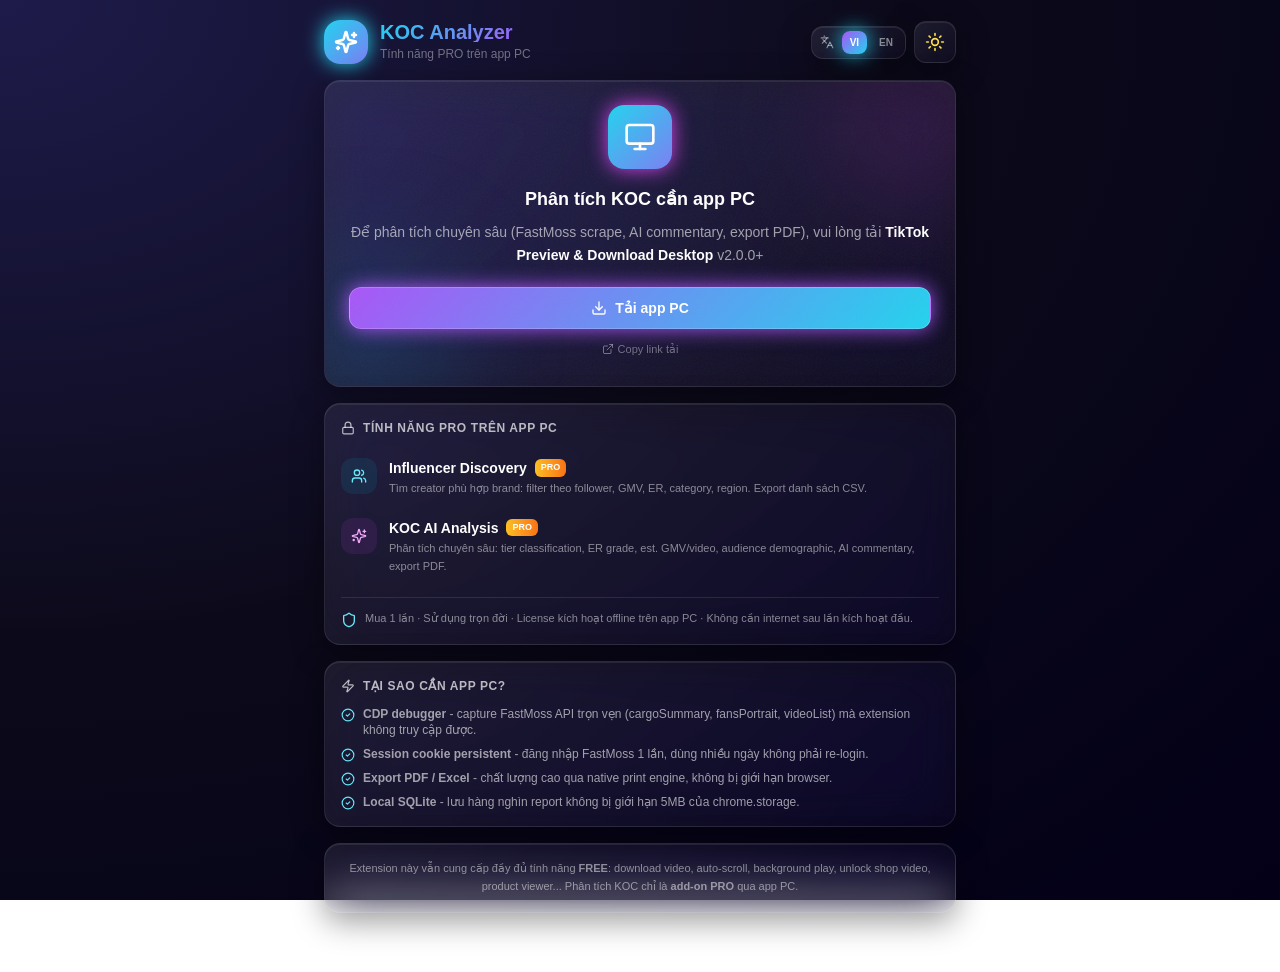
<file: src/sidepanel/index.html>
<!DOCTYPE html>
<html lang="vi" class="dark">
<head>
  <meta charset="UTF-8" />
  <meta name="viewport" content="width=device-width, initial-scale=1.0" />
  <title>Download — KOC Analysis</title>
  <script type="module" crossorigin src="/assets/sidepanel.js"></script>
  <link rel="modulepreload" crossorigin href="/assets/i18n.js">
  <link rel="modulepreload" crossorigin href="/assets/shared-ui.js">
  <link rel="stylesheet" crossorigin href="/assets/shared-ui.css">
</head>
<body class="min-h-screen page-bg-dark">
  <div id="root"></div>
</body>
</html>
</file>
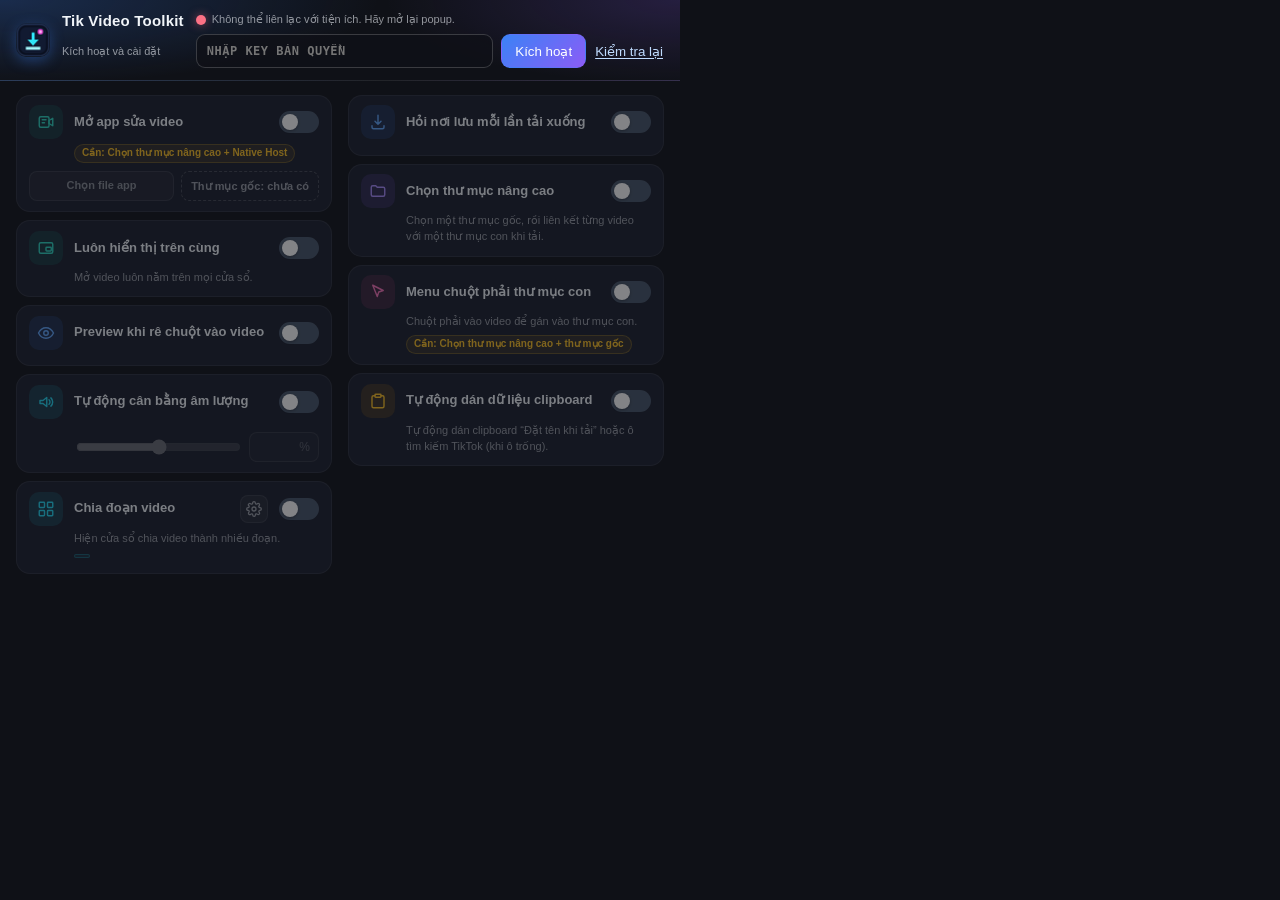
<file: popup.html>
<!DOCTYPE html>
<html lang="vi">
<head>
<meta charset="UTF-8" />
<meta name="viewport" content="width=device-width, initial-scale=1.0" />
<title>Cài đặt tải xuống</title>
<style>
  :root{
    --bg:#0f1117;
    --card:#1a1e2c;
    --card-hover:#212638;
    --border:rgba(255,255,255,0.08);
    --border-strong:rgba(255,255,255,0.18);
    --text:#f1f5f9;
    --text-dim:rgba(241,245,249,0.58);
    --accent:#3b82f6;
    --accent-2:#8b5cf6;
    --accent-off:#475569;
    --ok:#34d399;
    --warn:#fbbf24;
  }
  *{box-sizing:border-box;}
  html{background:var(--bg); width:680px; min-width:680px;}
  body{
    margin:0;
    width:680px;
    min-width:680px;
    font-family:-apple-system,BlinkMacSystemFont,"Segoe UI",Roboto,Helvetica,Arial,sans-serif;
    background:var(--bg);
    color:var(--text);
  }

  /* ---------- Header ---------- */
  .header{
    position:relative;
    display:flex;
    align-items:stretch;
    gap:12px;
    padding:12px 16px;
    border-bottom:1px solid var(--border);
    background:
      radial-gradient(90% 170% at 0% 0%, rgba(59,130,246,.24), transparent 62%),
      radial-gradient(70% 170% at 100% 0%, rgba(139,92,246,.18), transparent 62%);
  }
  .header img{
    align-self:center;
    width:34px;
    height:34px;
    border-radius:10px;
    box-shadow:0 4px 14px rgba(59,130,246,.35);
  }
  .titles{
    flex:0 0 auto;
    min-width:0;
    display:flex;
    flex-direction:column;
    justify-content:space-between;
  }
  .header h1{
    font-size:15px;
    font-weight:700;
    margin:0;
    line-height:1.2;
    letter-spacing:.2px;
  }
  .header p{
    display:flex;
    align-items:center;
    height:34px;
    font-size:11px;
    color:var(--text-dim);
    margin:0;
  }
  .saved-toast{
    position:absolute;
    left:62px;
    bottom:17px;
    z-index:2;
    pointer-events:none;
    font-size:11px;
    font-weight:600;
    color:var(--ok);
    background:linear-gradient(rgba(52,211,153,.14),rgba(52,211,153,.14)),var(--bg);
    border:1px solid rgba(52,211,153,.3);
    padding:4px 11px;
    border-radius:999px;
    opacity:0;
    transform:translateY(-2px);
    transition:opacity .2s, transform .2s;
  }
  .saved-toast.show{
    opacity:1;
    transform:none;
  }
  .header:has(.saved-toast.show) .titles p{ visibility:hidden; }

  /* ---------- License / activation (nằm trong header) ---------- */
  .license-panel{
    flex:1;
    min-width:0;
    display:flex;
    flex-direction:column;
    gap:6px;
  }
  .license-status{display:flex;flex-wrap:wrap;align-items:center;gap:1px 12px;min-height:16px;}
  .license-state{display:inline-flex;align-items:center;gap:6px;min-width:0;}
  .license-state-dot{width:10px;height:10px;border-radius:50%;background:var(--warn);box-shadow:0 0 10px rgba(251,191,36,.5);flex:0 0 auto;}
  .license-state-dot.active{background:var(--ok);box-shadow:0 0 10px rgba(52,211,153,.55);}
  .license-state-dot.error{background:#fb7185;box-shadow:0 0 10px rgba(251,113,133,.5);}
  .license-message{color:var(--text-dim);font-size:11px;line-height:1.4;}
  .license-meta{font-size:11px;color:#bfdbfe;line-height:1.4;}
  .license-meta[hidden]{display:none;}
  .license-form{display:flex;align-items:center;gap:8px;}
  .license-input{
    flex:1 1 90px;min-width:90px;height:34px;padding:0 10px;border:1px solid var(--border-strong);border-radius:9px;
    background:rgba(15,17,23,.74);color:var(--text);font:600 12px/1.2 ui-monospace,SFMono-Regular,Consolas,monospace;
    letter-spacing:.5px;text-transform:uppercase;outline:none;
  }
  .license-input:focus{border-color:#60a5fa;box-shadow:0 0 0 2px rgba(59,130,246,.18);}
  .license-button,.license-link{
    flex:0 0 auto;white-space:nowrap;
    border:1px solid transparent;border-radius:9px;font:600 11px/1.2 inherit;cursor:pointer;transition:filter .15s,opacity .15s,background .15s;
  }
  .license-button{height:34px;padding:0 13px;background:linear-gradient(135deg,var(--accent),var(--accent-2));color:#fff;}
  .license-button:hover{filter:brightness(1.12);}
  .license-button:disabled,.license-link:disabled{cursor:not-allowed;opacity:.55;}
  .license-link{padding:3px 0;background:transparent;color:#bfdbfe;text-decoration:underline;text-underline-offset:2px;}
  .license-busy{font-size:11px;color:var(--text-dim);}
  .license-busy[hidden]{display:none;}
  .license-notice{
    padding:5px 9px;
    border-radius:8px;
    font-size:11px;
    line-height:1.4;
    color:#a7f3d0;
    background:rgba(52,211,153,.12);
    border:1px solid rgba(52,211,153,.3);
  }
  .license-notice.error{
    color:#fda4af;
    background:rgba(251,113,133,.10);
    border-color:rgba(251,113,133,.35);
  }
  .license-notice[hidden]{display:none;}
  .license-status:has(.license-busy:not([hidden])) .license-meta{display:none;}

  /* ---------- Thử miễn phí (yêu cầu key dùng thử) ---------- */
  .license-trial{display:flex;align-items:center;}
  .license-trial[hidden]{display:none;}
  .trial-button{
    height:30px;padding:0 13px;border:1px solid transparent;border-radius:9px;
    background:#5b6b7b;color:#fff;cursor:not-allowed;white-space:nowrap;
    font-family:inherit;font-size:11px;font-weight:600;line-height:1.2;
    transition:filter .15s,background .15s;
  }
  .trial-button.on{background:#2e9d5b;cursor:pointer;}
  .trial-button.on:hover{filter:brightness(1.12);}
  .trial-button:disabled{cursor:not-allowed;opacity:.65;}
  .trial-overlay{
    position:fixed;inset:0;z-index:50;display:flex;align-items:flex-start;justify-content:center;
    padding:14px 16px;overflow:auto;background:rgba(5,7,12,.74);
  }
  .trial-overlay[hidden]{display:none;}
  /* Khung bên của Chrome (popup.html?panel=trial): chỉ còn hộp thoại gửi yêu cầu dùng thử, co theo bề rộng khung. */
  html.trial-panel,html.trial-panel body{width:auto;min-width:0;}
  html.trial-panel body > *:not(.trial-overlay){display:none !important;}
  html.trial-panel .trial-overlay{position:static;background:none;overflow:visible;padding:12px;}
  html.trial-panel .trial-dialog{max-width:none;box-shadow:none;}
  .trial-dialog{
    width:100%;max-width:440px;padding:14px 16px;border-radius:12px;
    border:1px solid var(--border-strong);background:var(--card);
    box-shadow:0 18px 44px rgba(0,0,0,.5);
  }
  .trial-dialog h2{margin:0 0 6px;font-size:14px;font-weight:700;}
  .trial-help{margin:0 0 10px;font-size:11px;line-height:1.5;color:var(--text-dim);}
  .trial-label{display:block;margin:0 0 3px;font-size:11px;color:var(--text-dim);}
  .trial-row{display:flex;align-items:center;gap:8px;margin-bottom:9px;}
  .trial-input{
    flex:1 1 auto;min-width:0;width:100%;height:34px;padding:0 10px;margin-bottom:0;
    border:1px solid var(--border-strong);border-radius:9px;background:rgba(15,17,23,.74);
    color:var(--text);font:600 12px/1.2 ui-monospace,SFMono-Regular,Consolas,monospace;outline:none;
  }
  .trial-input:focus{border-color:#60a5fa;box-shadow:0 0 0 2px rgba(59,130,246,.18);}
  .trial-input:disabled{opacity:.5;cursor:not-allowed;}
  .trial-dialog > .trial-input{margin-bottom:9px;}
  .trial-secondary{
    flex:0 0 auto;height:34px;padding:0 13px;border-radius:9px;white-space:nowrap;cursor:pointer;
    border:1px solid var(--border-strong);background:transparent;color:var(--text);
    font-family:inherit;font-size:11px;font-weight:600;
  }
  .trial-secondary:hover{background:var(--card-hover);}
  .trial-secondary:disabled{cursor:not-allowed;opacity:.5;}
  .trial-message{min-height:16px;font-size:11px;line-height:1.45;color:#fda4af;white-space:pre-line;}
  .trial-message.ok{color:#a7f3d0;}
  .trial-actions{display:flex;justify-content:flex-end;gap:8px;margin-top:10px;}

  fieldset.content{border:0;margin:0;min-inline-size:0;}
  fieldset.content:disabled{opacity:.48;}
  fieldset.content:disabled .item{cursor:not-allowed;}
  fieldset.content:disabled .item:hover{background:var(--card);border-color:var(--border);box-shadow:none;}
  fieldset.content:disabled .switch input,.content:disabled .gear{cursor:not-allowed;}

  /* ---------- Two-column layout ---------- */
  .content{
    display:grid;
    grid-template-columns:1fr 1fr;
    gap:16px;
    padding:14px 16px 16px;
    align-items:start;
  }
  .group{
    display:flex;
    flex-direction:column;
    gap:8px;
    min-width:0;
  }
  .group-title{
    font-size:10.5px;
    font-weight:700;
    letter-spacing:.9px;
    text-transform:uppercase;
    color:var(--text-dim);
    margin:0 2px 2px;
  }

  /* ---------- Setting card ---------- */
  .item{
    display:grid;
    grid-template-columns:34px 1fr auto;
    grid-template-areas:
      "ico name sw"
      ".   hint hint";
    column-gap:11px;
    row-gap:5px;
    align-items:center;
    background:var(--card);
    border:1px solid var(--border);
    border-radius:14px;
    padding:calc(11px - .4mm) 12px calc(12px - .4mm);
    cursor:pointer;
    user-select:none;
    transition:background .15s, border-color .15s, box-shadow .15s;
  }
  .item:hover{
    background:var(--card-hover);
    border-color:var(--border-strong);
  }
  .item:has(input:checked){
    border-color:rgba(59,130,246,.55);
    background:
      linear-gradient(135deg, rgba(59,130,246,.14), rgba(139,92,246,.08)),
      var(--card);
    box-shadow:0 0 0 1px rgba(59,130,246,.12), 0 6px 18px rgba(59,130,246,.10);
  }
  .ico{
    grid-area:ico;
    width:34px;
    height:34px;
    border-radius:10px;
    display:grid;
    place-items:center;
  }
  .ico svg{
    width:18px;
    height:18px;
    fill:none;
    stroke:currentColor;
    stroke-width:1.9;
    stroke-linecap:round;
    stroke-linejoin:round;
  }
  .ico.blue{ background:rgba(59,130,246,.16); color:#60a5fa; }
  .ico.violet{ background:rgba(139,92,246,.17); color:#a78bfa; }
  .ico.pink{ background:rgba(236,72,153,.15); color:#f472b6; }
  .ico.teal{ background:rgba(20,184,166,.15); color:#2dd4bf; }
  .ico.amber{ background:rgba(245,158,11,.15); color:#fbbf24; }
  .ico.cyan{ background:rgba(34,211,238,.15); color:#22d3ee; }
  .name{
    grid-area:name;
    font-size:13px;
    font-weight:600;
    line-height:1.3;
  }
  .hint{
    grid-area:hint;
    font-size:11px;
    line-height:1.45;
    color:var(--text-dim);
  }
  .need{
    display:inline-block;
    margin-top:5px;
    font-size:10px;
    font-weight:600;
    color:var(--warn);
    background:rgba(251,191,36,.10);
    border:1px solid rgba(251,191,36,.25);
    padding:1px 7px;
    border-radius:999px;
  }

  /* ---------- Chia đoạn: card with a gear that opens the inline settings ---------- */
  .item.has-gear{
    grid-template-columns:34px 1fr auto auto;
    grid-template-areas:
      "ico name gear sw"
      ".   hint hint hint";
  }
  .gear{
    grid-area:gear;
    width:28px;
    height:28px;
    padding:0;
    border:1px solid var(--border);
    border-radius:8px;
    background:rgba(255,255,255,.05);
    color:var(--text-dim);
    display:grid;
    place-items:center;
    cursor:pointer;
    transition:background .15s, color .15s, border-color .15s;
  }
  .gear:hover{
    background:rgba(255,255,255,.1);
    color:var(--text);
    border-color:var(--border-strong);
  }
  .gear[aria-expanded="true"]{
    background:rgba(34,211,238,.14);
    border-color:rgba(34,211,238,.5);
    color:#22d3ee;
  }
  .gear svg{
    width:16px;
    height:16px;
    fill:none;
    stroke:currentColor;
    stroke-width:1.9;
    stroke-linecap:round;
    stroke-linejoin:round;
  }
  .gear:focus-visible{
    outline:2px solid var(--accent);
    outline-offset:2px;
  }
  .sum{
    display:inline-block;
    margin-top:5px;
    font-size:10px;
    font-weight:600;
    color:#22d3ee;
    background:rgba(34,211,238,.10);
    border:1px solid rgba(34,211,238,.28);
    padding:1px 7px;
    border-radius:999px;
  }
  /* The settings replace the hint text inside the card (same grid cell). */
  .hint[hidden]{ display:none; }
  .seg-config{
    grid-area:hint;
    display:flex;
    flex-direction:column;
    gap:8px;
    margin-top:2px;
    cursor:default;
  }
  .seg-config[hidden]{ display:none; }
  .seg-row{
    display:flex;
    align-items:center;
    justify-content:space-between;
    gap:10px;
    font-size:12px;
  }
  .seg-row em{
    font-style:normal;
    font-size:10.5px;
    color:var(--text-dim);
  }
  .seg-row input{
    width:64px;
    height:28px;
    box-sizing:border-box;
    border-radius:8px;
    border:1px solid var(--border-strong);
    background:rgba(255,255,255,.06);
    color:var(--text);
    font:inherit;
    font-size:13px;
    text-align:center;
    outline:none;
    cursor:text;
    user-select:text;
    -webkit-user-select:text;
  }
  .seg-row input:focus{ border-color:var(--accent); }
  .seg-row input.bad{ border-color:#fb7185; }
  .seg-err{
    font-size:11px;
    color:#fb7185;
  }
  .seg-err[hidden]{ display:none; }

  /* ---------- Cân bằng âm lượng ---------- */
  .item.has-volume{
    grid-template-areas:
      "ico name sw"
      ".   hint hint"
      ".   volume volume";
  }
  .volume-controls{
    grid-area:volume;
    display:grid;
    grid-template-columns:1fr 70px;
    align-items:center;
    gap:10px;
    margin-top:3px;
    cursor:default;
  }
  .volume-controls[aria-disabled="true"]{
    opacity:.45;
  }
  .volume-range{
    width:100%;
    accent-color:#22d3ee;
    cursor:pointer;
  }
  .volume-range:disabled{ cursor:not-allowed; }
  .volume-number{
    display:flex;
    align-items:center;
    height:30px;
    padding:0 8px;
    border:1px solid var(--border-strong);
    border-radius:8px;
    background:rgba(255,255,255,.06);
  }
  .volume-number:focus-within{ border-color:var(--accent); }
  .volume-number input{
    width:100%;
    min-width:0;
    padding:0;
    border:0;
    outline:0;
    background:transparent;
    color:var(--text);
    font:inherit;
    font-size:13px;
    text-align:right;
    cursor:text;
  }
  .volume-number input:disabled{ cursor:not-allowed; }
  .volume-number span{
    margin-left:3px;
    font-size:12px;
    color:var(--text-dim);
  }

  /* ---------- Toggle switch ---------- */
  .switch{
    grid-area:sw;
    position:relative;
    display:inline-block;
    width:40px;
    height:22px;
    flex-shrink:0;
  }
  .switch input{
    position:absolute;
    inset:0;
    width:100%;
    height:100%;
    margin:0;
    opacity:0;
    cursor:pointer;
  }
  .slider{
    position:absolute;
    inset:0;
    background-color:var(--accent-off);
    transition:background .18s, box-shadow .18s;
    border-radius:999px;
    pointer-events:none;
  }
  .slider::before{
    position:absolute;
    content:"";
    height:16px;
    width:16px;
    left:3px;
    top:3px;
    background-color:#fff;
    box-shadow:0 1px 3px rgba(0,0,0,.35);
    transition:transform .18s;
    border-radius:50%;
  }
  .switch input:checked + .slider{
    background:linear-gradient(135deg, var(--accent), var(--accent-2));
    box-shadow:0 0 10px rgba(59,130,246,.45);
  }
  .switch input:checked + .slider::before{
    transform:translateX(18px);
  }
  .switch input:focus-visible + .slider{
    outline:2px solid var(--accent);
    outline-offset:2px;
  }

  /* ---------- Mở app sửa video ---------- */
  .item.has-editor{
    grid-template-areas:
      "ico    name   sw"
      ".      hint   hint"
      "editor editor editor";
  }
  .item.has-editor .need{ margin-top:0; }
  .editor-config{
    grid-area:editor;
    display:flex;
    flex-direction:column;
    gap:6px;
    margin-top:3px;
    cursor:default;
  }
  .editor-pick{
    display:flex;
    gap:7px;
  }
  .editor-btn{
    display:block;
    flex:1 1 auto;
    min-width:0;
    height:30px;
    padding:0 8px;
    border:1px solid var(--border-strong);
    border-radius:8px;
    background:rgba(255,255,255,.07);
    color:var(--text);
    font-family:inherit;
    font-size:11px;
    font-weight:600;
    line-height:1.2;
    text-align:center;
    white-space:nowrap;
    overflow:hidden;
    text-overflow:ellipsis;
    cursor:pointer;
    transition:background .15s, border-color .15s, color .15s;
  }
  .editor-btn:hover{ background:rgba(255,255,255,.13); }
  .editor-btn:focus-visible{ outline:2px solid var(--accent); outline-offset:2px; }
  .editor-btn:disabled{ opacity:.5; cursor:not-allowed; }
  .editor-btn.is-ok{
    background:rgba(52,211,153,.14);
    border-color:rgba(52,211,153,.55);
    color:#a7f3d0;
  }
  .editor-btn.is-ok:hover{ background:rgba(52,211,153,.24); }
  .editor-btn.is-error{
    background:rgba(251,113,133,.10);
    border-color:rgba(251,113,133,.55);
    color:#fda4af;
  }
  .editor-btn.is-error:hover{ background:rgba(251,113,133,.20); }
  .editor-note{
    font-size:10.5px;
    line-height:1.4;
    color:#fb7185;
    word-break:break-word;
  }
  fieldset.content:disabled .editor-btn{ cursor:not-allowed; }
  .editor-rootchip{
    flex:0 1 auto;
    max-width:50%;
    min-width:0;
    height:30px;
    padding:0 9px;
    display:block;
    border:1px dashed var(--border-strong);
    border-radius:8px;
    color:var(--text-dim);
    font-size:11px;
    font-weight:600;
    line-height:28px;
    white-space:nowrap;
    overflow:hidden;
    text-overflow:ellipsis;
    cursor:default;
  }
  .editor-rootchip.is-ok{
    border-color:rgba(52,211,153,.55);
    color:#a7f3d0;
  }

  /* ---------- Footer tip ---------- */
  .tip{
    display:flex;
    align-items:center;
    gap:9px;
    padding:10px 12px;
    border:1px dashed var(--border-strong);
    border-radius:14px;
    font-size:11px;
    line-height:1.4;
    color:var(--text-dim);
  }
  .tip svg{
    flex:0 0 16px;
    width:16px;
    height:16px;
    fill:none;
    stroke:currentColor;
    stroke-width:1.9;
    stroke-linecap:round;
    stroke-linejoin:round;
    color:var(--accent);
  }

  /* ---------- Kéo-thả sắp xếp lại các ô ---------- */
  .content > .group{ min-height:64px; }
  .item.is-dragging{
    position:fixed;
    z-index:1000;
    margin:0;
    border-color:rgba(96,165,250,.75);
    box-shadow:0 16px 36px rgba(0,0,0,.55), 0 0 0 1px rgba(96,165,250,.45);
  }
  .card-slot{
    flex:0 0 auto;
    border:1.5px dashed rgba(96,165,250,.55);
    border-radius:14px;
    background:rgba(59,130,246,.07);
  }
  body.is-reordering,
  body.is-reordering *{
    cursor:grabbing !important;
    user-select:none !important;
    -webkit-user-select:none !important;
  }
  body.is-reordering .item{ pointer-events:none; }

  @media (prefers-reduced-motion:reduce){
    *{ transition:none !important; }
  }
</style>
</head>
<body>
  <div class="header">
    <img src="icons/icon-32.png" alt="" />
    <div class="titles">
      <h1>Tik Video Toolkit</h1>
      <p>Kích hoạt và cài đặt</p>
    </div>
    <section class="license-panel" aria-live="polite" aria-label="Bản quyền">
      <div class="license-status">
        <span class="license-state">
          <span class="license-state-dot" id="licenseStateDot" aria-hidden="true"></span>
          <span class="license-message" id="licenseMessage">Đang kiểm tra bản quyền…</span>
        </span>
        <span class="license-meta" id="licenseMeta" hidden></span>
        <span class="license-busy" id="licenseBusy" hidden>Đang kết nối máy chủ…</span>
      </div>
      <div class="license-form">
        <input class="license-input" id="licenseKey" type="text" autocomplete="off" spellcheck="false" maxlength="64" placeholder="Nhập key bản quyền" aria-label="Key bản quyền" />
        <button class="license-button" id="licenseActivate" type="button">Kích hoạt</button>
        <button class="license-link" id="licenseCheck" type="button">Kiểm tra lại</button>
      </div>
      <div class="license-trial" id="trialRow" hidden>
        <button class="trial-button" id="trialButton" type="button">Thử miễn phí</button>
      </div>
      <div class="license-notice" id="licenseNotice" role="status" hidden></div>
    </section>
    <span class="saved-toast" id="savedToast">✓ Đã lưu</span>
  </div>

  <fieldset class="content" id="settingsArea" disabled aria-label="Cài đặt tính năng">
    <!-- Cột trái: trình phát & tiện ích -->
    <section class="group">


      <div class="item has-editor" id="editorBridgeCard">
        <span class="ico teal">
          <svg viewBox="0 0 24 24"><rect x="3" y="5" width="13" height="14" rx="2"/><path d="m16 10 5-3v10l-5-3z"/><path d="M7 9h5M7 13h3"/></svg>
        </span>
        <span class="name">Mở app sửa video</span>
        <span class="switch">
          <input type="checkbox" id="editorBridgeEnabled" aria-describedby="editorBridgeHint" />
          <span class="slider"></span>
        </span>
        <span class="hint" id="editorBridgeHint"><span class="need">Cần: Chọn thư mục nâng cao + Native Host</span></span>
        <div class="editor-config" id="editorBridgeConfig">
          <div class="editor-pick">
            <button class="editor-btn" id="editorAppBtn" type="button">Chọn file app</button>
            <div class="editor-rootchip" id="editorRootLine">Thư mục gốc: chưa có</div>
          </div>
          <div class="editor-note" id="editorNote" role="alert" hidden></div>
          <!-- Các control gốc vẫn do popup.js điều khiển; editor-bridge-ui.js chỉ đọc/click chúng. -->
          <div id="editorEngine" hidden>
            <input id="editorAppPath" type="text" tabindex="-1" autocomplete="off" />
            <button id="editorBrowseApp" type="button" tabindex="-1">Chọn file app…</button>
            <button id="editorCheckApp" type="button" tabindex="-1">Kiểm tra app</button>
            <div class="editor-root" id="editorRootText">Chưa xác định thư mục gốc cho app sửa video.</div>
            <div class="editor-status" id="editorBridgeStatus"></div>
          </div>
        </div>
      </div>

      <label class="item">
        <span class="ico teal">
          <svg viewBox="0 0 24 24"><rect x="3" y="5" width="18" height="14" rx="2"/><rect x="12" y="11" width="7" height="5" rx="1"/></svg>
        </span>
        <span class="name">Luôn hiển thị trên cùng</span>
        <span class="switch">
          <input type="checkbox" id="playerAlwaysOnTop" />
          <span class="slider"></span>
        </span>
        <span class="hint">Mở video luôn nằm trên mọi cửa sổ.</span>
      </label>

      <label class="item">
        <span class="ico blue">
          <svg viewBox="0 0 24 24"><path d="M2 12s3.5-7 10-7 10 7 10 7-3.5 7-10 7S2 12 2 12z"/><circle cx="12" cy="12" r="3"/></svg>
        </span>
        <span class="name">Preview khi rê chuột vào video</span>
        <span class="switch">
          <input type="checkbox" id="hoverPreview" />
          <span class="slider"></span>
        </span>
        
      </label>

      <div class="item has-volume" id="volumeBalanceCard">
        <span class="ico cyan">
          <svg viewBox="0 0 24 24"><path d="M4 10v4h4l5 4V6l-5 4H4z"/><path d="M16 9a4 4 0 0 1 0 6"/><path d="M18.5 6.5a7.5 7.5 0 0 1 0 11"/></svg>
        </span>
        <span class="name">Tự động cân bằng âm lượng</span>
        <span class="switch">
          <input type="checkbox" id="volumeBalanceEnabled" aria-label="Tự động cân bằng âm lượng" aria-describedby="volumeBalanceHint" />
          <span class="slider"></span>
        </span>

        <div class="volume-controls" id="volumeBalanceControls" aria-disabled="true">
          <input class="volume-range" type="range" id="volumeBalanceRange" min="0" max="200" step="1" value="100" aria-label="Mức âm lượng" />
          <label class="volume-number" for="volumeBalanceValue" title="Nhập mức âm lượng từ 0 đến 200 phần trăm">
            <input type="number" id="volumeBalanceValue" min="0" max="200" step="1" inputmode="numeric" aria-label="Mức âm lượng phần trăm" />
            <span>%</span>
          </label>
        </div>
      </div>

      <div class="item has-gear" id="segmentCard">
        <span class="ico cyan">
          <svg viewBox="0 0 24 24"><rect x="3" y="3" width="7" height="7" rx="1"/><rect x="14" y="3" width="7" height="7" rx="1"/><rect x="3" y="14" width="7" height="7" rx="1"/><rect x="14" y="14" width="7" height="7" rx="1"/></svg>
        </span>
        <span class="name">Chia đoạn video</span>
        <button type="button" class="gear" id="segmentGear" title="Cấu hình số đoạn và số cột" aria-label="Cấu hình Chia đoạn" aria-expanded="false" aria-controls="segmentConfig">
          <svg viewBox="0 0 24 24"><circle cx="12" cy="12" r="3"/><path d="M19.4 15a1.65 1.65 0 0 0 .33 1.82l.06.06a2 2 0 1 1-2.83 2.83l-.06-.06a1.65 1.65 0 0 0-1.82-.33 1.65 1.65 0 0 0-1 1.51V21a2 2 0 1 1-4 0v-.09A1.65 1.65 0 0 0 9 19.4a1.65 1.65 0 0 0-1.82.33l-.06.06a2 2 0 1 1-2.83-2.83l.06-.06a1.65 1.65 0 0 0 .33-1.82 1.65 1.65 0 0 0-1.51-1H3a2 2 0 1 1 0-4h.09A1.65 1.65 0 0 0 4.6 9a1.65 1.65 0 0 0-.33-1.82l-.06-.06a2 2 0 1 1 2.83-2.83l.06.06a1.65 1.65 0 0 0 1.82.33H9a1.65 1.65 0 0 0 1-1.51V3a2 2 0 1 1 4 0v.09a1.65 1.65 0 0 0 1 1.51 1.65 1.65 0 0 0 1.82-.33l.06-.06a2 2 0 1 1 2.83 2.83l-.06.06a1.65 1.65 0 0 0-.33 1.82V9a1.65 1.65 0 0 0 1.51 1H21a2 2 0 1 1 0 4h-.09a1.65 1.65 0 0 0-1.51 1z"/></svg>
        </button>
        <span class="switch">
          <input type="checkbox" id="segmentEnabled" aria-label="Chia đoạn video" />
          <span class="slider"></span>
        </span>
        <span class="hint" id="segmentHint">
          Hiện cửa sổ chia video thành nhiều đoạn.
          <br /><span class="sum" id="segmentSummary"></span>
        </span>
        <div class="seg-config" id="segmentConfig" hidden>
          <label class="seg-row" for="segmentCount">
            <span>Số đoạn <em>(2 – 20)</em></span>
            <input type="number" id="segmentCount" min="2" max="20" step="1" inputmode="numeric" />
          </label>
          <label class="seg-row" for="segmentCols">
            <span>Số cột hiển thị <em>(1 – 4)</em></span>
            <input type="number" id="segmentCols" min="1" max="4" step="1" inputmode="numeric" />
          </label>
          <div class="seg-err" id="segmentError" role="alert" hidden></div>
        </div>
      </div>

    </section>

    <!-- Cột phải: tải xuống -->
    <section class="group">


      <label class="item">
        <span class="ico blue">
          <svg viewBox="0 0 24 24"><path d="M12 3v12m0 0-4-4m4 4 4-4M4 17v2a2 2 0 0 0 2 2h12a2 2 0 0 0 2-2v-2"/></svg>
        </span>
        <span class="name">Hỏi nơi lưu mỗi lần tải xuống</span>
        <span class="switch">
          <input type="checkbox" id="askWhereToSave" />
          <span class="slider"></span>
        </span>
      </label>

      <label class="item">
        <span class="ico violet">
          <svg viewBox="0 0 24 24"><path d="M3 7a2 2 0 0 1 2-2h4l2 2h8a2 2 0 0 1 2 2v8a2 2 0 0 1-2 2H5a2 2 0 0 1-2-2V7z"/></svg>
        </span>
        <span class="name">Chọn thư mục nâng cao</span>
        <span class="switch">
          <input type="checkbox" id="advancedFolderMode" />
          <span class="slider"></span>
        </span>
        <span class="hint">Chọn một thư mục gốc, rồi liên kết từng video với một thư mục con khi tải.</span>
      </label>

      <label class="item">
        <span class="ico pink">
          <svg viewBox="0 0 24 24"><path d="M5 3l14 7-6 2-2 6L5 3z"/></svg>
        </span>
        <span class="name">Menu chuột phải thư mục con</span>
        <span class="switch">
          <input type="checkbox" id="subfolderContextMenu" />
          <span class="slider"></span>
        </span>
        <span class="hint">
          Chuột phải vào video để gán vào thư mục con.
          <br /><span class="need">Cần: Chọn thư mục nâng cao + thư mục gốc</span>
        </span>
      </label>

      <label class="item">
        <span class="ico amber">
          <svg viewBox="0 0 24 24"><rect x="8" y="3" width="8" height="4" rx="1"/><path d="M16 5h2a2 2 0 0 1 2 2v12a2 2 0 0 1-2 2H6a2 2 0 0 1-2-2V7a2 2 0 0 1 2-2h2"/></svg>
        </span>
        <span class="name">Tự động dán dữ liệu clipboard</span>
        <span class="switch">
          <input type="checkbox" id="autoPasteClipboard" />
          <span class="slider"></span>
        </span>
        <span class="hint">Tự động dán clipboard “Đặt tên khi tải” hoặc ô tìm kiếm TikTok (khi ô trống).</span>
      </label>
    </section>
  </fieldset>

  <div class="trial-overlay" id="trialDialog" role="dialog" aria-modal="true" aria-labelledby="trialDialogTitle" hidden>
    <div class="trial-dialog">
      <h2 id="trialDialogTitle">Gửi yêu cầu dùng thử</h2>
      <p class="trial-help">
        Quản trị viên sẽ duyệt và cấp key dùng thử cho máy này.<br />
        Mỗi máy / mỗi email chỉ được dùng thử 1 lần.<br />
        Bước 1: nhập email và bấm "Gửi mã" — mã xác nhận 6 số sẽ gửi về email đó.<br />
        Bước 2: nhập mã rồi bấm "Gửi yêu cầu".
      </p>
      <label class="trial-label" for="trialEmail">Email (bắt buộc):</label>
      <div class="trial-row">
        <input class="trial-input" id="trialEmail" type="email" autocomplete="email" spellcheck="false" maxlength="190" />
        <button class="license-button" id="trialSendCode" type="button">Gửi mã</button>
      </div>
      <label class="trial-label" for="trialCode">Mã xác nhận (6 số, nhận qua email):</label>
      <div class="trial-row">
        <input class="trial-input" id="trialCode" type="text" inputmode="numeric" autocomplete="one-time-code" spellcheck="false" disabled />
        <button class="trial-secondary" id="trialPaste" type="button" disabled>Dán mã</button>
      </div>
      <label class="trial-label" for="trialPhone">Số điện thoại Việt Nam (tùy chọn):</label>
      <input class="trial-input" id="trialPhone" type="tel" inputmode="numeric" autocomplete="tel" placeholder="VD: 0912345678" spellcheck="false" />
      <div class="trial-message" id="trialDialogMessage" role="status"></div>
      <div class="trial-actions">
        <button class="trial-secondary" id="trialCancel" type="button">Hủy</button>
        <button class="license-button" id="trialSubmit" type="button" disabled>Gửi yêu cầu</button>
      </div>
    </div>
  </div>

  <script src="editor-bridge-ui.js"></script>
  <script src="popup.js"></script>
  <script src="card-reorder.js"></script>
</body>
</html>
</file>
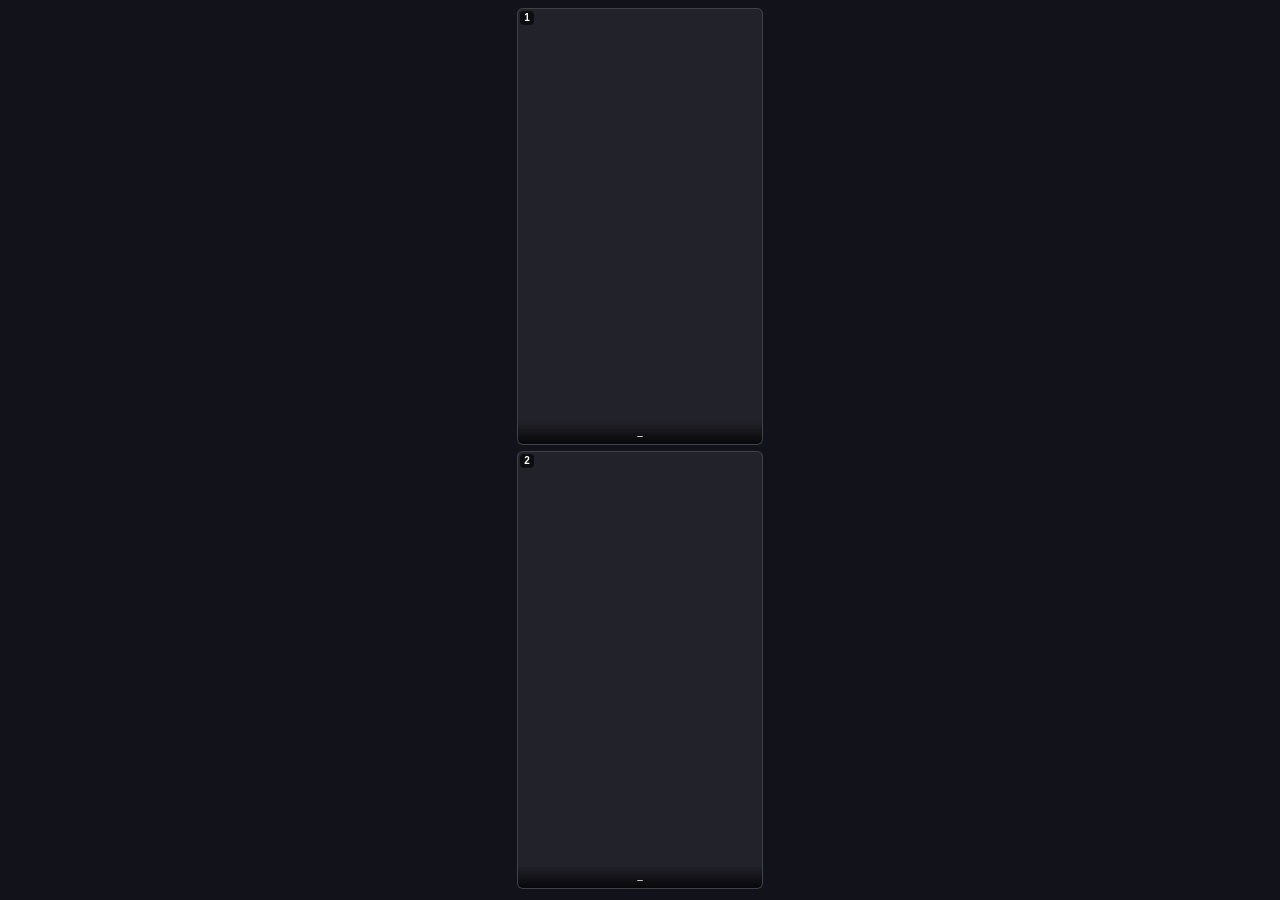
<file: segments.html>
<!DOCTYPE html>
<html lang="vi">
<head>
<meta charset="UTF-8" />
<meta name="viewport" content="width=device-width, initial-scale=1.0" />
<title>Chia đoạn</title>
<style>
  *{box-sizing:border-box;}
  html,body{
    margin:0;
    height:100%;
    background:#12121a;
    color:#fff;
    font:500 11px/1.2 -apple-system,BlinkMacSystemFont,"Segoe UI",Roboto,Helvetica,Arial,sans-serif;
    user-select:none;
    -webkit-user-select:none;
  }
  body{
    overflow-x:hidden;
    overflow-y:auto;
    scrollbar-width:thin;
  }
  #grid{
    display:grid;
    justify-content:center;
    align-content:start;
    gap:6px;
    padding:8px;
    grid-template-columns:repeat(3,100px);
    --ar:.5625;
  }
  .cell{
    position:relative;
    display:block;
    width:100%;
    aspect-ratio:var(--ar);
    min-width:0;
    border:1px solid rgba(255,255,255,.14);
    border-radius:6px;
    background:rgba(255,255,255,.07);
    overflow:hidden;
    cursor:pointer;
  }
  .cell:hover{
    border-color:rgba(255,255,255,.45);
  }
  .cell.is-active{
    border-color:rgba(34,211,238,.9);
    box-shadow:0 0 0 1px rgba(34,211,238,.6);
  }
  .img{
    display:none;
    position:absolute;
    left:0;
    top:0;
    width:100%;
    height:100%;
    object-fit:cover;
  }
  .cell.has-frame .img{display:block;}
  .no{
    position:absolute;
    left:2px;
    top:2px;
    z-index:1;
    min-width:14px;
    padding:2px 3px;
    border-radius:4px;
    background:rgba(0,0,0,.62);
    font-size:10px;
    font-weight:700;
    line-height:1;
    text-align:center;
  }
  .at{
    position:absolute;
    left:0;
    right:0;
    bottom:0;
    z-index:1;
    padding:10px 2px 3px;
    background:linear-gradient(rgba(0,0,0,0),rgba(0,0,0,.78));
    font-size:10px;
    line-height:1;
    text-align:center;
    font-variant-numeric:tabular-nums;
  }
</style>
</head>
<body>
  <div id="grid" role="group" aria-label="Chia đoạn video"></div>
  <script src="segments.js"></script>
</body>
</html>
</file>
<file: assets/shared-ui.css>
*,:before,:after{--tw-border-spacing-x: 0;--tw-border-spacing-y: 0;--tw-translate-x: 0;--tw-translate-y: 0;--tw-rotate: 0;--tw-skew-x: 0;--tw-skew-y: 0;--tw-scale-x: 1;--tw-scale-y: 1;--tw-pan-x: ;--tw-pan-y: ;--tw-pinch-zoom: ;--tw-scroll-snap-strictness: proximity;--tw-gradient-from-position: ;--tw-gradient-via-position: ;--tw-gradient-to-position: ;--tw-ordinal: ;--tw-slashed-zero: ;--tw-numeric-figure: ;--tw-numeric-spacing: ;--tw-numeric-fraction: ;--tw-ring-inset: ;--tw-ring-offset-width: 0px;--tw-ring-offset-color: #fff;--tw-ring-color: rgb(59 130 246 / .5);--tw-ring-offset-shadow: 0 0 #0000;--tw-ring-shadow: 0 0 #0000;--tw-shadow: 0 0 #0000;--tw-shadow-colored: 0 0 #0000;--tw-blur: ;--tw-brightness: ;--tw-contrast: ;--tw-grayscale: ;--tw-hue-rotate: ;--tw-invert: ;--tw-saturate: ;--tw-sepia: ;--tw-drop-shadow: ;--tw-backdrop-blur: ;--tw-backdrop-brightness: ;--tw-backdrop-contrast: ;--tw-backdrop-grayscale: ;--tw-backdrop-hue-rotate: ;--tw-backdrop-invert: ;--tw-backdrop-opacity: ;--tw-backdrop-saturate: ;--tw-backdrop-sepia: ;--tw-contain-size: ;--tw-contain-layout: ;--tw-contain-paint: ;--tw-contain-style: }::backdrop{--tw-border-spacing-x: 0;--tw-border-spacing-y: 0;--tw-translate-x: 0;--tw-translate-y: 0;--tw-rotate: 0;--tw-skew-x: 0;--tw-skew-y: 0;--tw-scale-x: 1;--tw-scale-y: 1;--tw-pan-x: ;--tw-pan-y: ;--tw-pinch-zoom: ;--tw-scroll-snap-strictness: proximity;--tw-gradient-from-position: ;--tw-gradient-via-position: ;--tw-gradient-to-position: ;--tw-ordinal: ;--tw-slashed-zero: ;--tw-numeric-figure: ;--tw-numeric-spacing: ;--tw-numeric-fraction: ;--tw-ring-inset: ;--tw-ring-offset-width: 0px;--tw-ring-offset-color: #fff;--tw-ring-color: rgb(59 130 246 / .5);--tw-ring-offset-shadow: 0 0 #0000;--tw-ring-shadow: 0 0 #0000;--tw-shadow: 0 0 #0000;--tw-shadow-colored: 0 0 #0000;--tw-blur: ;--tw-brightness: ;--tw-contrast: ;--tw-grayscale: ;--tw-hue-rotate: ;--tw-invert: ;--tw-saturate: ;--tw-sepia: ;--tw-drop-shadow: ;--tw-backdrop-blur: ;--tw-backdrop-brightness: ;--tw-backdrop-contrast: ;--tw-backdrop-grayscale: ;--tw-backdrop-hue-rotate: ;--tw-backdrop-invert: ;--tw-backdrop-opacity: ;--tw-backdrop-saturate: ;--tw-backdrop-sepia: ;--tw-contain-size: ;--tw-contain-layout: ;--tw-contain-paint: ;--tw-contain-style: }*,:before,:after{box-sizing:border-box;border-width:0;border-style:solid;border-color:#e5e7eb}:before,:after{--tw-content: ""}html,:host{line-height:1.5;-webkit-text-size-adjust:100%;-moz-tab-size:4;-o-tab-size:4;tab-size:4;font-family:ui-sans-serif,system-ui,sans-serif,"Apple Color Emoji","Segoe UI Emoji",Segoe UI Symbol,"Noto Color Emoji";font-feature-settings:normal;font-variation-settings:normal;-webkit-tap-highlight-color:transparent}body{margin:0;line-height:inherit}hr{height:0;color:inherit;border-top-width:1px}abbr:where([title]){-webkit-text-decoration:underline dotted;text-decoration:underline dotted}h1,h2,h3,h4,h5,h6{font-size:inherit;font-weight:inherit}a{color:inherit;text-decoration:inherit}b,strong{font-weight:bolder}code,kbd,samp,pre{font-family:ui-monospace,SFMono-Regular,Menlo,Monaco,Consolas,Liberation Mono,Courier New,monospace;font-feature-settings:normal;font-variation-settings:normal;font-size:1em}small{font-size:80%}sub,sup{font-size:75%;line-height:0;position:relative;vertical-align:baseline}sub{bottom:-.25em}sup{top:-.5em}table{text-indent:0;border-color:inherit;border-collapse:collapse}button,input,optgroup,select,textarea{font-family:inherit;font-feature-settings:inherit;font-variation-settings:inherit;font-size:100%;font-weight:inherit;line-height:inherit;letter-spacing:inherit;color:inherit;margin:0;padding:0}button,select{text-transform:none}button,input:where([type=button]),input:where([type=reset]),input:where([type=submit]){-webkit-appearance:button;background-color:transparent;background-image:none}:-moz-focusring{outline:auto}:-moz-ui-invalid{box-shadow:none}progress{vertical-align:baseline}::-webkit-inner-spin-button,::-webkit-outer-spin-button{height:auto}[type=search]{-webkit-appearance:textfield;outline-offset:-2px}::-webkit-search-decoration{-webkit-appearance:none}::-webkit-file-upload-button{-webkit-appearance:button;font:inherit}summary{display:list-item}blockquote,dl,dd,h1,h2,h3,h4,h5,h6,hr,figure,p,pre{margin:0}fieldset{margin:0;padding:0}legend{padding:0}ol,ul,menu{list-style:none;margin:0;padding:0}dialog{padding:0}textarea{resize:vertical}input::-moz-placeholder,textarea::-moz-placeholder{opacity:1;color:#9ca3af}input::placeholder,textarea::placeholder{opacity:1;color:#9ca3af}button,[role=button]{cursor:pointer}:disabled{cursor:default}img,svg,video,canvas,audio,iframe,embed,object{display:block;vertical-align:middle}img,video{max-width:100%;height:auto}[hidden]:where(:not([hidden=until-found])){display:none}.\!container{width:100%!important}.container{width:100%}@media (min-width: 640px){.\!container{max-width:640px!important}.container{max-width:640px}}@media (min-width: 768px){.\!container{max-width:768px!important}.container{max-width:768px}}@media (min-width: 1024px){.\!container{max-width:1024px!important}.container{max-width:1024px}}@media (min-width: 1280px){.\!container{max-width:1280px!important}.container{max-width:1280px}}@media (min-width: 1536px){.\!container{max-width:1536px!important}.container{max-width:1536px}}.sr-only{position:absolute;width:1px;height:1px;padding:0;margin:-1px;overflow:hidden;clip:rect(0,0,0,0);white-space:nowrap;border-width:0}.pointer-events-none{pointer-events:none}.visible{visibility:visible}.invisible{visibility:hidden}.static{position:static}.fixed{position:fixed}.absolute{position:absolute}.relative{position:relative}.-bottom-10{bottom:-2.5rem}.-left-10{left:-2.5rem}.-right-10{right:-2.5rem}.-top-10{top:-2.5rem}.left-0\.5{left:.125rem}.right-2{right:.5rem}.top-0\.5{top:.125rem}.top-2{top:.5rem}.mx-1{margin-left:.25rem;margin-right:.25rem}.mx-auto{margin-left:auto;margin-right:auto}.mb-0\.5{margin-bottom:.125rem}.mb-1{margin-bottom:.25rem}.mb-2{margin-bottom:.5rem}.mb-3{margin-bottom:.75rem}.mb-4{margin-bottom:1rem}.mb-5{margin-bottom:1.25rem}.ml-auto{margin-left:auto}.mt-0\.5{margin-top:.125rem}.mt-1{margin-top:.25rem}.mt-2{margin-top:.5rem}.mt-3{margin-top:.75rem}.block{display:block}.inline{display:inline}.flex{display:flex}.inline-flex{display:inline-flex}.grid{display:grid}.contents{display:contents}.hidden{display:none}.h-11{height:2.75rem}.h-16{height:4rem}.h-2{height:.5rem}.h-3{height:.75rem}.h-3\.5{height:.875rem}.h-4{height:1rem}.h-40{height:10rem}.h-5{height:1.25rem}.h-6{height:1.5rem}.h-8{height:2rem}.h-9{height:2.25rem}.h-\[104px\]{height:104px}.h-full{height:100%}.min-h-\[500px\]{min-height:500px}.min-h-screen{min-height:100vh}.w-10{width:2.5rem}.w-11{width:2.75rem}.w-16{width:4rem}.w-2{width:.5rem}.w-3{width:.75rem}.w-3\.5{width:.875rem}.w-4{width:1rem}.w-40{width:10rem}.w-5{width:1.25rem}.w-6{width:1.5rem}.w-8{width:2rem}.w-9{width:2.25rem}.w-\[104px\]{width:104px}.w-\[380px\]{width:380px}.w-full{width:100%}.min-w-0{min-width:0px}.max-w-2xl{max-width:42rem}.flex-1{flex:1 1 0%}.flex-shrink{flex-shrink:1}.flex-shrink-0{flex-shrink:0}.translate-x-4{--tw-translate-x: 1rem;transform:translate(var(--tw-translate-x),var(--tw-translate-y)) rotate(var(--tw-rotate)) skew(var(--tw-skew-x)) skewY(var(--tw-skew-y)) scaleX(var(--tw-scale-x)) scaleY(var(--tw-scale-y))}.transform{transform:translate(var(--tw-translate-x),var(--tw-translate-y)) rotate(var(--tw-rotate)) skew(var(--tw-skew-x)) skewY(var(--tw-skew-y)) scaleX(var(--tw-scale-x)) scaleY(var(--tw-scale-y))}@keyframes ping{75%,to{transform:scale(2);opacity:0}}.animate-ping{animation:ping 1s cubic-bezier(0,0,.2,1) infinite}.cursor-not-allowed{cursor:not-allowed}.cursor-pointer{cursor:pointer}.select-none{-webkit-user-select:none;-moz-user-select:none;user-select:none}.resize{resize:both}.grid-cols-2{grid-template-columns:repeat(2,minmax(0,1fr))}.items-start{align-items:flex-start}.items-center{align-items:center}.justify-center{justify-content:center}.justify-between{justify-content:space-between}.gap-1{gap:.25rem}.gap-1\.5{gap:.375rem}.gap-2{gap:.5rem}.gap-3{gap:.75rem}.gap-4{gap:1rem}.space-y-2>:not([hidden])~:not([hidden]){--tw-space-y-reverse: 0;margin-top:calc(.5rem * calc(1 - var(--tw-space-y-reverse)));margin-bottom:calc(.5rem * var(--tw-space-y-reverse))}.space-y-3>:not([hidden])~:not([hidden]){--tw-space-y-reverse: 0;margin-top:calc(.75rem * calc(1 - var(--tw-space-y-reverse)));margin-bottom:calc(.75rem * var(--tw-space-y-reverse))}.space-y-4>:not([hidden])~:not([hidden]){--tw-space-y-reverse: 0;margin-top:calc(1rem * calc(1 - var(--tw-space-y-reverse)));margin-bottom:calc(1rem * var(--tw-space-y-reverse))}.overflow-hidden{overflow:hidden}.truncate{overflow:hidden;text-overflow:ellipsis;white-space:nowrap}.break-words{overflow-wrap:break-word}.rounded-2xl{border-radius:1rem}.rounded-full{border-radius:9999px}.rounded-lg{border-radius:.5rem}.rounded-md{border-radius:.375rem}.rounded-xl{border-radius:.75rem}.border{border-width:1px}.border-t{border-top-width:1px}.border-white\/10{border-color:#ffffff1a}.border-white\/20{border-color:#fff3}.border-white\/30{border-color:#ffffff4d}.bg-black{--tw-bg-opacity: 1;background-color:rgb(0 0 0 / var(--tw-bg-opacity, 1))}.bg-cyan-500\/10{background-color:#06b6d41a}.bg-cyan-500\/20{background-color:#06b6d433}.bg-fuchsia-500\/10{background-color:#d946ef1a}.bg-fuchsia-500\/20{background-color:#d946ef33}.bg-green-400{--tw-bg-opacity: 1;background-color:rgb(74 222 128 / var(--tw-bg-opacity, 1))}.bg-purple-500\/10{background-color:#a855f71a}.bg-slate-500{--tw-bg-opacity: 1;background-color:rgb(100 116 139 / var(--tw-bg-opacity, 1))}.bg-white{--tw-bg-opacity: 1;background-color:rgb(255 255 255 / var(--tw-bg-opacity, 1))}.bg-white\/10{background-color:#ffffff1a}.bg-white\/20{background-color:#fff3}.bg-white\/30{background-color:#ffffff4d}.bg-white\/40{background-color:#fff6}.bg-btn-danger{background-image:linear-gradient(135deg,#f43f5e,#d946ef)}.bg-btn-primary{background-image:linear-gradient(135deg,#a855f7,#22d3ee)}.bg-btn-secondary{background-image:linear-gradient(135deg,#14b8a6,#a855f7)}.bg-gradient-to-br{background-image:linear-gradient(to bottom right,var(--tw-gradient-stops))}.bg-gradient-to-r{background-image:linear-gradient(to right,var(--tw-gradient-stops))}.from-amber-400{--tw-gradient-from: #fbbf24 var(--tw-gradient-from-position);--tw-gradient-to: rgb(251 191 36 / 0) var(--tw-gradient-to-position);--tw-gradient-stops: var(--tw-gradient-from), var(--tw-gradient-to)}.from-cyan-400{--tw-gradient-from: #22d3ee var(--tw-gradient-from-position);--tw-gradient-to: rgb(34 211 238 / 0) var(--tw-gradient-to-position);--tw-gradient-stops: var(--tw-gradient-from), var(--tw-gradient-to)}.from-emerald-400{--tw-gradient-from: #34d399 var(--tw-gradient-from-position);--tw-gradient-to: rgb(52 211 153 / 0) var(--tw-gradient-to-position);--tw-gradient-stops: var(--tw-gradient-from), var(--tw-gradient-to)}.from-pink-500{--tw-gradient-from: #ec4899 var(--tw-gradient-from-position);--tw-gradient-to: rgb(236 72 153 / 0) var(--tw-gradient-to-position);--tw-gradient-stops: var(--tw-gradient-from), var(--tw-gradient-to)}.from-purple-500{--tw-gradient-from: #a855f7 var(--tw-gradient-from-position);--tw-gradient-to: rgb(168 85 247 / 0) var(--tw-gradient-to-position);--tw-gradient-stops: var(--tw-gradient-from), var(--tw-gradient-to)}.via-purple-500{--tw-gradient-to: rgb(168 85 247 / 0) var(--tw-gradient-to-position);--tw-gradient-stops: var(--tw-gradient-from), #a855f7 var(--tw-gradient-via-position), var(--tw-gradient-to)}.to-fuchsia-500{--tw-gradient-to: #d946ef var(--tw-gradient-to-position)}.to-indigo-500{--tw-gradient-to: #6366f1 var(--tw-gradient-to-position)}.to-orange-500{--tw-gradient-to: #f97316 var(--tw-gradient-to-position)}.to-pink-500{--tw-gradient-to: #ec4899 var(--tw-gradient-to-position)}.to-teal-400{--tw-gradient-to: #2dd4bf var(--tw-gradient-to-position)}.object-contain{-o-object-fit:contain;object-fit:contain}.object-cover{-o-object-fit:cover;object-fit:cover}.p-1{padding:.25rem}.p-1\.5{padding:.375rem}.p-2{padding:.5rem}.p-2\.5{padding:.625rem}.p-3{padding:.75rem}.p-4{padding:1rem}.p-5{padding:1.25rem}.p-6{padding:1.5rem}.px-1\.5{padding-left:.375rem;padding-right:.375rem}.px-2{padding-left:.5rem;padding-right:.5rem}.px-3{padding-left:.75rem;padding-right:.75rem}.px-4{padding-left:1rem;padding-right:1rem}.px-5{padding-left:1.25rem;padding-right:1.25rem}.py-0\.5{padding-top:.125rem;padding-bottom:.125rem}.py-1{padding-top:.25rem;padding-bottom:.25rem}.py-1\.5{padding-top:.375rem;padding-bottom:.375rem}.py-2{padding-top:.5rem;padding-bottom:.5rem}.py-2\.5{padding-top:.625rem;padding-bottom:.625rem}.pt-1{padding-top:.25rem}.pt-2{padding-top:.5rem}.pt-3{padding-top:.75rem}.text-center{text-align:center}.text-\[10px\]{font-size:10px}.text-\[11px\]{font-size:11px}.text-\[9px\]{font-size:9px}.text-base{font-size:1rem;line-height:1.5rem}.text-lg{font-size:1.125rem;line-height:1.75rem}.text-sm{font-size:.875rem;line-height:1.25rem}.text-xl{font-size:1.25rem;line-height:1.75rem}.text-xs{font-size:.75rem;line-height:1rem}.font-bold{font-weight:700}.font-medium{font-weight:500}.font-semibold{font-weight:600}.uppercase{text-transform:uppercase}.leading-none{line-height:1}.leading-relaxed{line-height:1.625}.tracking-wide{letter-spacing:.025em}.tracking-wider{letter-spacing:.05em}.text-amber-500{--tw-text-opacity: 1;color:rgb(245 158 11 / var(--tw-text-opacity, 1))}.text-cyan-500{--tw-text-opacity: 1;color:rgb(6 182 212 / var(--tw-text-opacity, 1))}.text-cyan-600{--tw-text-opacity: 1;color:rgb(8 145 178 / var(--tw-text-opacity, 1))}.text-cyan-700{--tw-text-opacity: 1;color:rgb(14 116 144 / var(--tw-text-opacity, 1))}.text-fuchsia-500{--tw-text-opacity: 1;color:rgb(217 70 239 / var(--tw-text-opacity, 1))}.text-green-600{--tw-text-opacity: 1;color:rgb(22 163 74 / var(--tw-text-opacity, 1))}.text-purple-500{--tw-text-opacity: 1;color:rgb(168 85 247 / var(--tw-text-opacity, 1))}.text-purple-600{--tw-text-opacity: 1;color:rgb(147 51 234 / var(--tw-text-opacity, 1))}.text-slate-500{--tw-text-opacity: 1;color:rgb(100 116 139 / var(--tw-text-opacity, 1))}.text-slate-600{--tw-text-opacity: 1;color:rgb(71 85 105 / var(--tw-text-opacity, 1))}.text-slate-700{--tw-text-opacity: 1;color:rgb(51 65 85 / var(--tw-text-opacity, 1))}.text-slate-800{--tw-text-opacity: 1;color:rgb(30 41 59 / var(--tw-text-opacity, 1))}.text-slate-900{--tw-text-opacity: 1;color:rgb(15 23 42 / var(--tw-text-opacity, 1))}.text-white{--tw-text-opacity: 1;color:rgb(255 255 255 / var(--tw-text-opacity, 1))}.text-yellow-300{--tw-text-opacity: 1;color:rgb(253 224 71 / var(--tw-text-opacity, 1))}.opacity-40{opacity:.4}.opacity-75{opacity:.75}.shadow{--tw-shadow: 0 1px 3px 0 rgb(0 0 0 / .1), 0 1px 2px -1px rgb(0 0 0 / .1);--tw-shadow-colored: 0 1px 3px 0 var(--tw-shadow-color), 0 1px 2px -1px var(--tw-shadow-color);box-shadow:var(--tw-ring-offset-shadow, 0 0 #0000),var(--tw-ring-shadow, 0 0 #0000),var(--tw-shadow)}.shadow-\[0_0_8px_rgba\(74\,222\,128\,0\.7\)\]{--tw-shadow: 0 0 8px rgba(74,222,128,.7);--tw-shadow-colored: 0 0 8px var(--tw-shadow-color);box-shadow:var(--tw-ring-offset-shadow, 0 0 #0000),var(--tw-ring-shadow, 0 0 #0000),var(--tw-shadow)}.shadow-glass{--tw-shadow: 0 8px 32px rgba(0,0,0,.1), inset 0 1px 0 rgba(255,255,255,.2);--tw-shadow-colored: 0 8px 32px var(--tw-shadow-color), inset 0 1px 0 var(--tw-shadow-color);box-shadow:var(--tw-ring-offset-shadow, 0 0 #0000),var(--tw-ring-shadow, 0 0 #0000),var(--tw-shadow)}.shadow-md{--tw-shadow: 0 4px 6px -1px rgb(0 0 0 / .1), 0 2px 4px -2px rgb(0 0 0 / .1);--tw-shadow-colored: 0 4px 6px -1px var(--tw-shadow-color), 0 2px 4px -2px var(--tw-shadow-color);box-shadow:var(--tw-ring-offset-shadow, 0 0 #0000),var(--tw-ring-shadow, 0 0 #0000),var(--tw-shadow)}.shadow-neon-cyan{--tw-shadow: 0 0 20px rgba(34,211,238,.45);--tw-shadow-colored: 0 0 20px var(--tw-shadow-color);box-shadow:var(--tw-ring-offset-shadow, 0 0 #0000),var(--tw-ring-shadow, 0 0 #0000),var(--tw-shadow)}.shadow-neon-magenta{--tw-shadow: 0 0 20px rgba(217,70,239,.45);--tw-shadow-colored: 0 0 20px var(--tw-shadow-color);box-shadow:var(--tw-ring-offset-shadow, 0 0 #0000),var(--tw-ring-shadow, 0 0 #0000),var(--tw-shadow)}.shadow-neon-purple{--tw-shadow: 0 0 20px rgba(168,85,247,.45);--tw-shadow-colored: 0 0 20px var(--tw-shadow-color);box-shadow:var(--tw-ring-offset-shadow, 0 0 #0000),var(--tw-ring-shadow, 0 0 #0000),var(--tw-shadow)}.shadow-neon-cyan{--tw-shadow-color: #22d3ee;--tw-shadow: var(--tw-shadow-colored)}.shadow-neon-magenta{--tw-shadow-color: #d946ef;--tw-shadow: var(--tw-shadow-colored)}.shadow-neon-purple{--tw-shadow-color: #a855f7;--tw-shadow: var(--tw-shadow-colored)}.blur{--tw-blur: blur(8px);filter:var(--tw-blur) var(--tw-brightness) var(--tw-contrast) var(--tw-grayscale) var(--tw-hue-rotate) var(--tw-invert) var(--tw-saturate) var(--tw-sepia) var(--tw-drop-shadow)}.blur-3xl{--tw-blur: blur(64px);filter:var(--tw-blur) var(--tw-brightness) var(--tw-contrast) var(--tw-grayscale) var(--tw-hue-rotate) var(--tw-invert) var(--tw-saturate) var(--tw-sepia) var(--tw-drop-shadow)}.filter{filter:var(--tw-blur) var(--tw-brightness) var(--tw-contrast) var(--tw-grayscale) var(--tw-hue-rotate) var(--tw-invert) var(--tw-saturate) var(--tw-sepia) var(--tw-drop-shadow)}.backdrop-filter{-webkit-backdrop-filter:var(--tw-backdrop-blur) var(--tw-backdrop-brightness) var(--tw-backdrop-contrast) var(--tw-backdrop-grayscale) var(--tw-backdrop-hue-rotate) var(--tw-backdrop-invert) var(--tw-backdrop-opacity) var(--tw-backdrop-saturate) var(--tw-backdrop-sepia);backdrop-filter:var(--tw-backdrop-blur) var(--tw-backdrop-brightness) var(--tw-backdrop-contrast) var(--tw-backdrop-grayscale) var(--tw-backdrop-hue-rotate) var(--tw-backdrop-invert) var(--tw-backdrop-opacity) var(--tw-backdrop-saturate) var(--tw-backdrop-sepia)}.transition{transition-property:color,background-color,border-color,text-decoration-color,fill,stroke,opacity,box-shadow,transform,filter,backdrop-filter;transition-timing-function:cubic-bezier(.4,0,.2,1);transition-duration:.15s}.transition-all{transition-property:all;transition-timing-function:cubic-bezier(.4,0,.2,1);transition-duration:.15s}.transition-colors{transition-property:color,background-color,border-color,text-decoration-color,fill,stroke;transition-timing-function:cubic-bezier(.4,0,.2,1);transition-duration:.15s}.transition-transform{transition-property:transform;transition-timing-function:cubic-bezier(.4,0,.2,1);transition-duration:.15s}.duration-200{transition-duration:.2s}.duration-300{transition-duration:.3s}.ease-in{transition-timing-function:cubic-bezier(.4,0,1,1)}.ease-in-out{transition-timing-function:cubic-bezier(.4,0,.2,1)}.page-bg-light{background:radial-gradient(ellipse at top,#e9d5ff,#fbcfe8 40%,#a5f3fc);background-attachment:fixed}.page-bg-dark{background:radial-gradient(ellipse at top left,#1e1b4b,#0c0a1a,#030018);background-attachment:fixed}.glass-card-light{background:linear-gradient(135deg,#ffffff40,#ffffff0d);backdrop-filter:blur(24px) saturate(180%);-webkit-backdrop-filter:blur(24px) saturate(180%);border:1px solid rgba(255,255,255,.3);box-shadow:0 8px 32px #0000001a,inset 0 1px #fff6}.glass-card-dark{background:linear-gradient(135deg,#ffffff14,#ffffff05);backdrop-filter:blur(24px) saturate(160%);-webkit-backdrop-filter:blur(24px) saturate(160%);border:1px solid rgba(255,255,255,.1);box-shadow:0 8px 32px #0006,inset 0 1px #ffffff14}.text-gradient-cyan{background:linear-gradient(135deg,#22d3ee,#a855f7);-webkit-background-clip:text;background-clip:text;color:transparent}.hover-glow-cyan:hover{box-shadow:0 0 24px #22d3ee80,inset 0 1px #fff3;border-color:#22d3ee66}.hover-glow-magenta:hover{box-shadow:0 0 24px #d946ef80,inset 0 1px #fff3;border-color:#d946ef66}.animated-gradient{background-size:300% 300%;animation:gradient-shift 8s ease infinite}.noise-overlay{position:relative}.noise-overlay:after{content:"";position:absolute;top:0;right:0;bottom:0;left:0;background-image:url("data:image/svg+xml,%3Csvg viewBox='0 0 200 200' xmlns='http://www.w3.org/2000/svg'%3E%3Cfilter id='n'%3E%3CfeTurbulence type='fractalNoise' baseFrequency='0.9' numOctaves='3' stitchTiles='stitch'/%3E%3C/filter%3E%3Crect width='100%25' height='100%25' filter='url(%23n)' opacity='0.04'/%3E%3C/svg%3E");pointer-events:none;border-radius:inherit}*{-webkit-tap-highlight-color:transparent}html,body{margin:0;padding:0;font-family:Inter,-apple-system,BlinkMacSystemFont,Segoe UI,sans-serif;font-feature-settings:"cv02","cv03","cv04","cv11";-webkit-font-smoothing:antialiased;-moz-osx-font-smoothing:grayscale}::-webkit-scrollbar{width:6px;height:6px}::-webkit-scrollbar-track{background:transparent}::-webkit-scrollbar-thumb{background:#ffffff26;border-radius:3px}::-webkit-scrollbar-thumb:hover{background:#ffffff40}.placeholder\:text-slate-500::-moz-placeholder{--tw-text-opacity: 1;color:rgb(100 116 139 / var(--tw-text-opacity, 1))}.placeholder\:text-slate-500::placeholder{--tw-text-opacity: 1;color:rgb(100 116 139 / var(--tw-text-opacity, 1))}.hover\:border-purple-400\/40:hover{border-color:#c084fc66}.hover\:border-white\/40:hover{border-color:#fff6}.hover\:bg-white\/30:hover{background-color:#ffffff4d}.hover\:text-cyan-500:hover{--tw-text-opacity: 1;color:rgb(6 182 212 / var(--tw-text-opacity, 1))}.hover\:shadow-neon-cyan:hover{--tw-shadow: 0 0 20px rgba(34,211,238,.45);--tw-shadow-colored: 0 0 20px var(--tw-shadow-color);box-shadow:var(--tw-ring-offset-shadow, 0 0 #0000),var(--tw-ring-shadow, 0 0 #0000),var(--tw-shadow)}.hover\:shadow-neon-purple:hover{--tw-shadow: 0 0 20px rgba(168,85,247,.45);--tw-shadow-colored: 0 0 20px var(--tw-shadow-color);box-shadow:var(--tw-ring-offset-shadow, 0 0 #0000),var(--tw-ring-shadow, 0 0 #0000),var(--tw-shadow)}.hover\:shadow-neon-cyan:hover{--tw-shadow-color: #22d3ee;--tw-shadow: var(--tw-shadow-colored)}.hover\:shadow-neon-purple:hover{--tw-shadow-color: #a855f7;--tw-shadow: var(--tw-shadow-colored)}.focus\:border-cyan-400:focus{--tw-border-opacity: 1;border-color:rgb(34 211 238 / var(--tw-border-opacity, 1))}.focus\:bg-white\/60:focus{background-color:#fff9}.focus\:outline-none:focus{outline:2px solid transparent;outline-offset:2px}.active\:scale-\[0\.98\]:active{--tw-scale-x: .98;--tw-scale-y: .98;transform:translate(var(--tw-translate-x),var(--tw-translate-y)) rotate(var(--tw-rotate)) skew(var(--tw-skew-x)) skewY(var(--tw-skew-y)) scaleX(var(--tw-scale-x)) scaleY(var(--tw-scale-y))}.disabled\:cursor-not-allowed:disabled{cursor:not-allowed}.disabled\:opacity-40:disabled{opacity:.4}.disabled\:hover\:shadow-none:hover:disabled{--tw-shadow: 0 0 #0000;--tw-shadow-colored: 0 0 #0000;box-shadow:var(--tw-ring-offset-shadow, 0 0 #0000),var(--tw-ring-shadow, 0 0 #0000),var(--tw-shadow)}.dark\:border-white\/10:is(.dark *){border-color:#ffffff1a}.dark\:bg-white\/20:is(.dark *){background-color:#fff3}.dark\:bg-white\/5:is(.dark *){background-color:#ffffff0d}.dark\:bg-white\/\[0\.02\]:is(.dark *){background-color:#ffffff05}.dark\:text-amber-400:is(.dark *){--tw-text-opacity: 1;color:rgb(251 191 36 / var(--tw-text-opacity, 1))}.dark\:text-cyan-200:is(.dark *){--tw-text-opacity: 1;color:rgb(165 243 252 / var(--tw-text-opacity, 1))}.dark\:text-cyan-300:is(.dark *){--tw-text-opacity: 1;color:rgb(103 232 249 / var(--tw-text-opacity, 1))}.dark\:text-cyan-400:is(.dark *){--tw-text-opacity: 1;color:rgb(34 211 238 / var(--tw-text-opacity, 1))}.dark\:text-fuchsia-300:is(.dark *){--tw-text-opacity: 1;color:rgb(240 171 252 / var(--tw-text-opacity, 1))}.dark\:text-fuchsia-400:is(.dark *){--tw-text-opacity: 1;color:rgb(232 121 249 / var(--tw-text-opacity, 1))}.dark\:text-green-300:is(.dark *){--tw-text-opacity: 1;color:rgb(134 239 172 / var(--tw-text-opacity, 1))}.dark\:text-purple-300:is(.dark *){--tw-text-opacity: 1;color:rgb(216 180 254 / var(--tw-text-opacity, 1))}.dark\:text-white:is(.dark *){--tw-text-opacity: 1;color:rgb(255 255 255 / var(--tw-text-opacity, 1))}.dark\:text-white\/30:is(.dark *){color:#ffffff4d}.dark\:text-white\/40:is(.dark *){color:#fff6}.dark\:text-white\/50:is(.dark *){color:#ffffff80}.dark\:text-white\/60:is(.dark *){color:#fff9}.dark\:text-white\/70:is(.dark *){color:#ffffffb3}.dark\:text-white\/80:is(.dark *){color:#fffc}.dark\:glass-card-dark:is(.dark *){background:linear-gradient(135deg,#ffffff14,#ffffff05);backdrop-filter:blur(24px) saturate(160%);-webkit-backdrop-filter:blur(24px) saturate(160%);border:1px solid rgba(255,255,255,.1);box-shadow:0 8px 32px #0006,inset 0 1px #ffffff14}.dark\:placeholder\:text-white\/30:is(.dark *)::-moz-placeholder{color:#ffffff4d}.dark\:placeholder\:text-white\/30:is(.dark *)::placeholder{color:#ffffff4d}.dark\:hover\:bg-white\/10:hover:is(.dark *){background-color:#ffffff1a}.dark\:hover\:text-cyan-300:hover:is(.dark *){--tw-text-opacity: 1;color:rgb(103 232 249 / var(--tw-text-opacity, 1))}.dark\:focus\:bg-white\/10:focus:is(.dark *){background-color:#ffffff1a}
</file>
